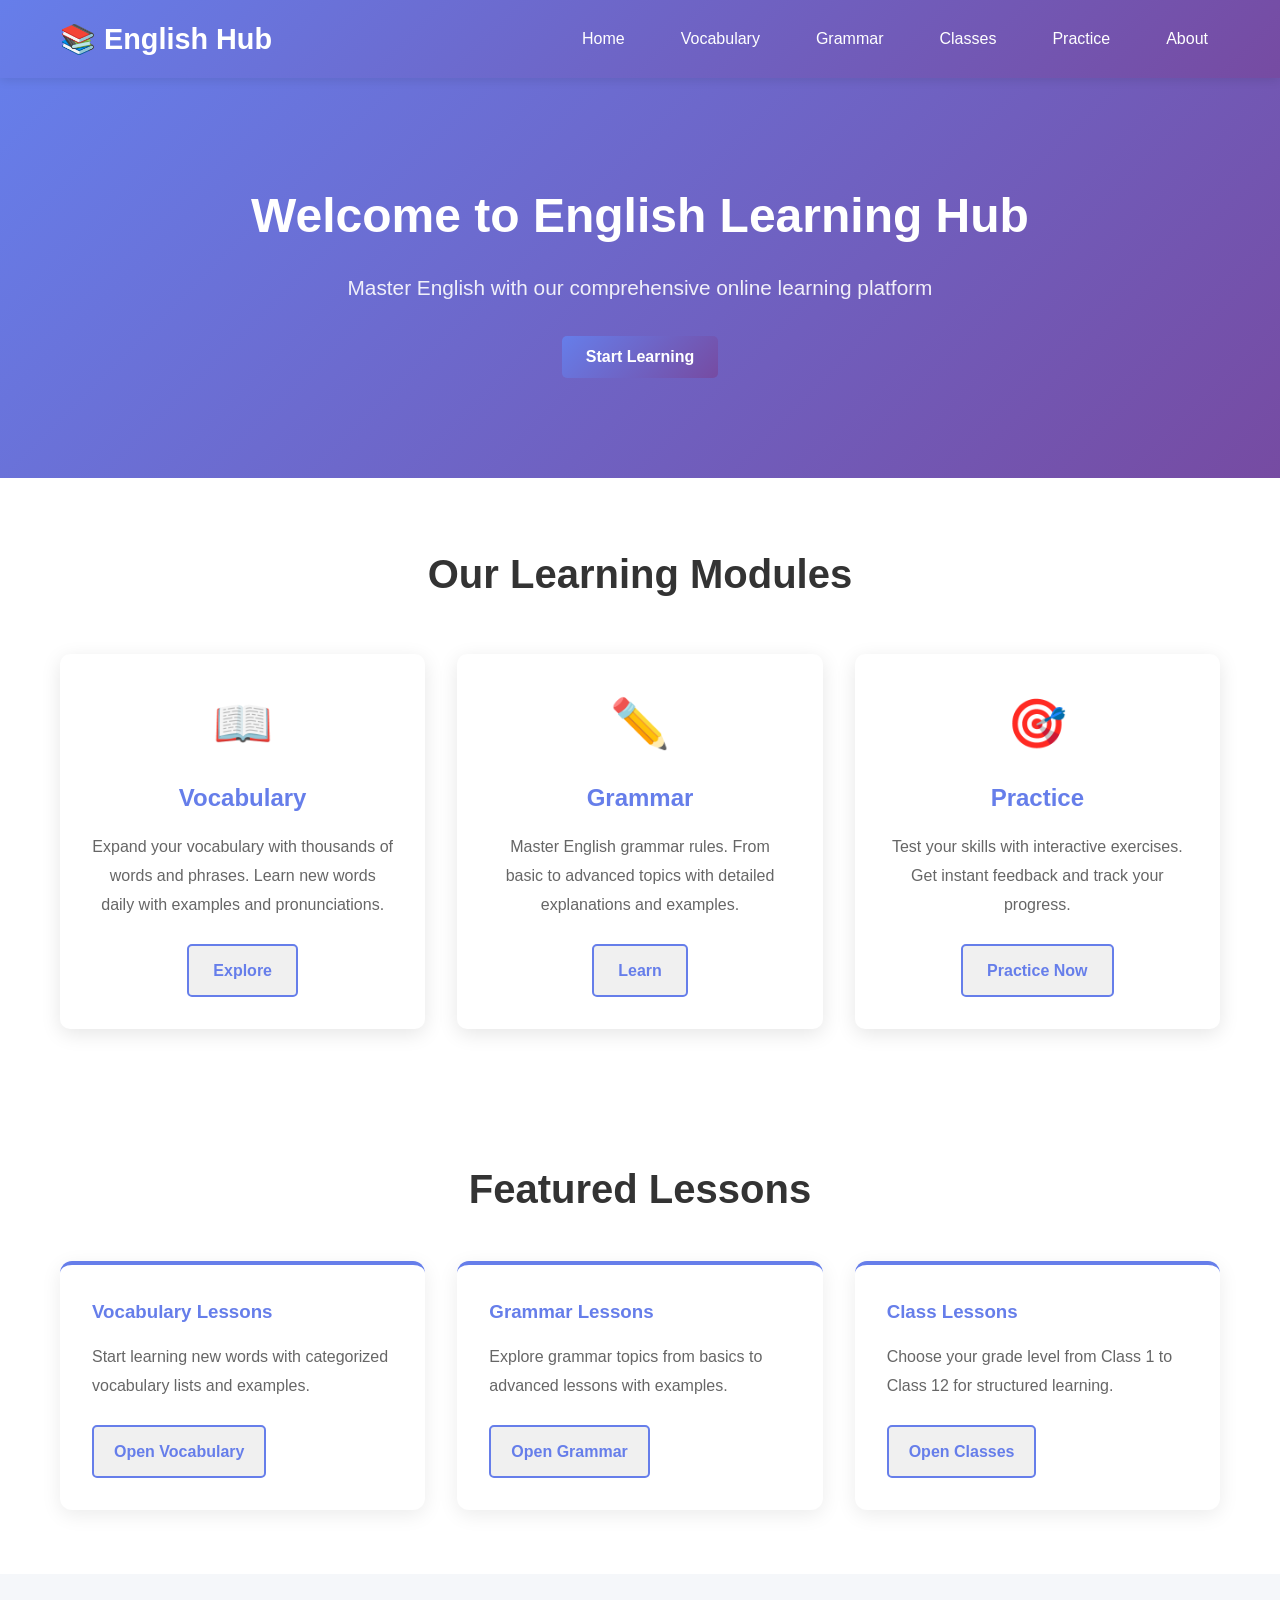
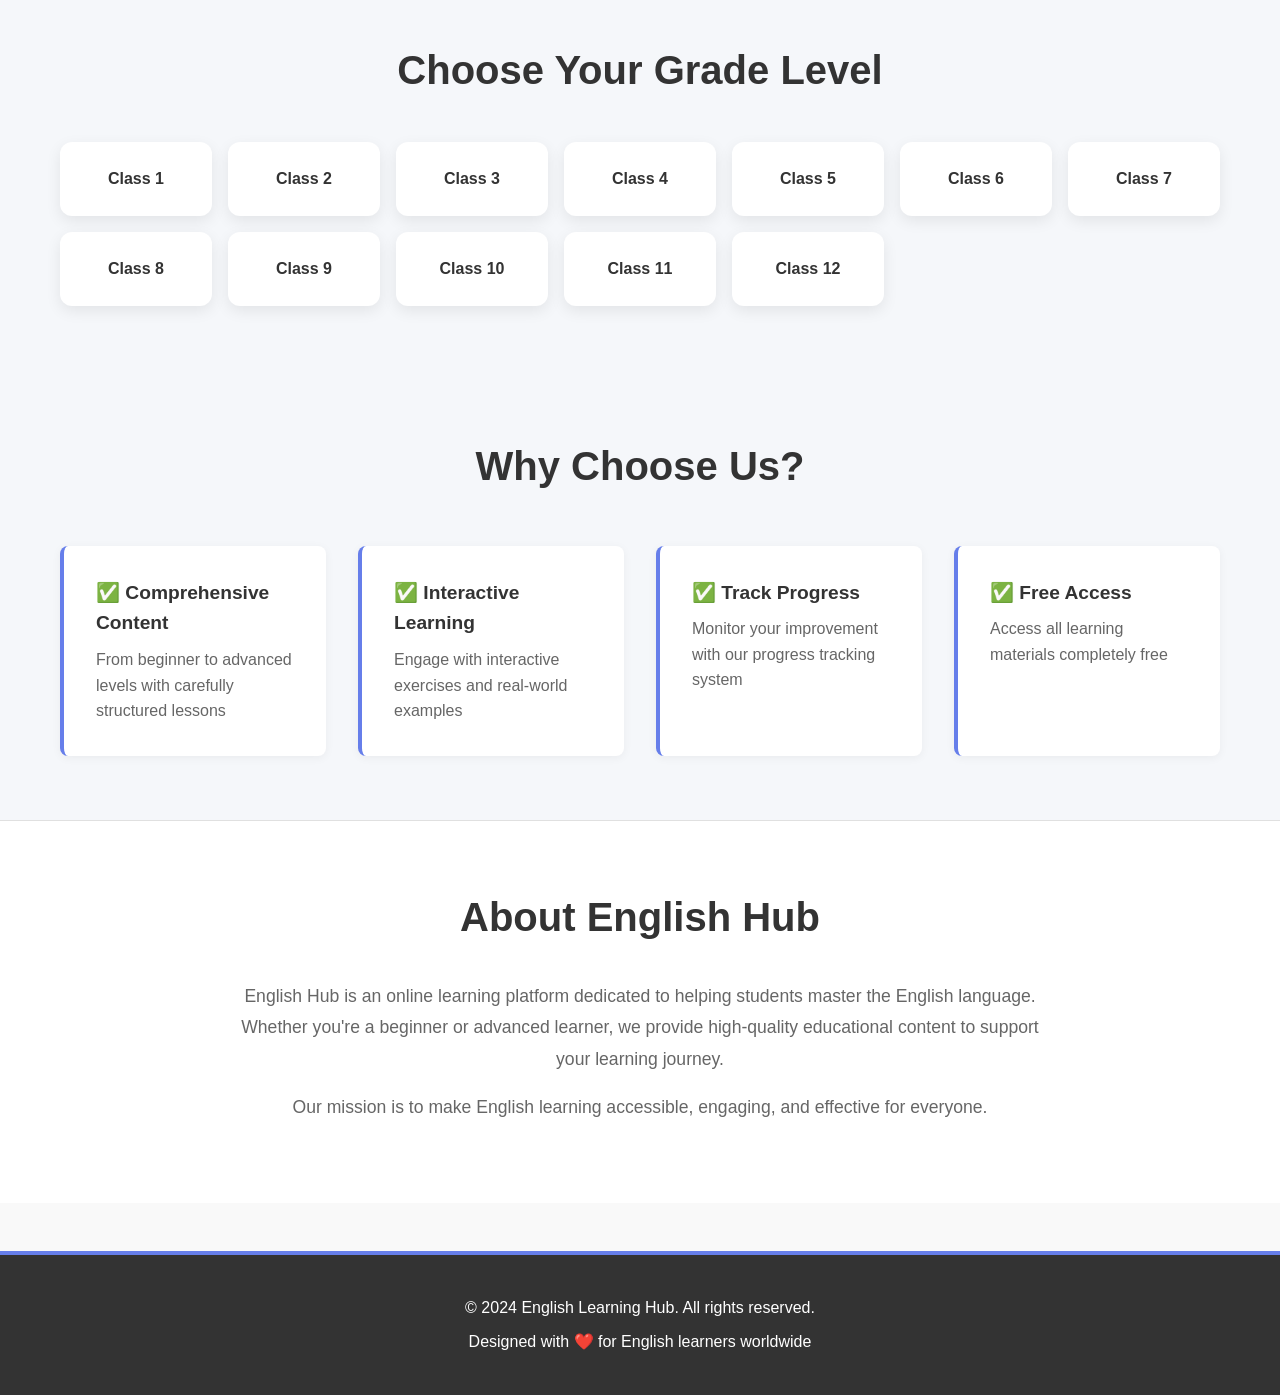
<file: index.html>
<!DOCTYPE html>
<html lang="en">
<head>
    <meta charset="UTF-8">
    <meta name="viewport" content="width=device-width, initial-scale=1.0">
    <title>English Learning Hub - Learn English Online</title>
    <link rel="stylesheet" href="styles.css">
</head>
<body>
    <!-- Navigation Bar -->
    <nav class="navbar">
        <div class="container">
            <div class="logo">
                <h1>📚 English Hub</h1>
            </div>
            <ul class="nav-links">
                <li><a href="index.html" class="active">Home</a></li>
                <li><a href="vocab.html">Vocabulary</a></li>
                <li><a href="grammar.html">Grammar</a></li>
                <li><a href="classes.html">Classes</a></li>
                <li><a href="practice.html">Practice</a></li>
                <li><a href="#about">About</a></li>
            </ul>
        </div>
    </nav>

    <!-- Hero Section -->
    <section class="hero">
        <div class="hero-content">
            <h2>Welcome to English Learning Hub</h2>
            <p>Master English with our comprehensive online learning platform</p>
            <button class="btn btn-primary">Start Learning</button>
        </div>
    </section>

    <!-- Features Section -->
    <section class="features">
        <div class="container">
            <h2>Our Learning Modules</h2>
            <div class="features-grid">
                <div class="feature-card">
                    <div class="feature-icon">📖</div>
                    <h3>Vocabulary</h3>
                    <p>Expand your vocabulary with thousands of words and phrases. Learn new words daily with examples and pronunciations.</p>
                    <a href="vocab.html" class="btn btn-secondary">Explore</a>
                </div>
                <div class="feature-card">
                    <div class="feature-icon">✏️</div>
                    <h3>Grammar</h3>
                    <p>Master English grammar rules. From basic to advanced topics with detailed explanations and examples.</p>
                    <a href="grammar.html" class="btn btn-secondary">Learn</a>
                </div>
                <div class="feature-card">
                    <div class="feature-icon">🎯</div>
                    <h3>Practice</h3>
                    <p>Test your skills with interactive exercises. Get instant feedback and track your progress.</p>
                    <a href="practice.html" class="btn btn-secondary">Practice Now</a>
                </div>
            </div>
        </div>
    </section>

    <!-- Lessons Section -->
    <section class="lessons">
        <div class="container">
            <h2>Featured Lessons</h2>
            <div class="lesson-grid">
                <div class="lesson-card">
                    <h3>Vocabulary Lessons</h3>
                    <p>Start learning new words with categorized vocabulary lists and examples.</p>
                    <a href="vocab.html" class="btn btn-secondary">Open Vocabulary</a>
                </div>
                <div class="lesson-card">
                    <h3>Grammar Lessons</h3>
                    <p>Explore grammar topics from basics to advanced lessons with examples.</p>
                    <a href="grammar.html" class="btn btn-secondary">Open Grammar</a>
                </div>
                <div class="lesson-card">
                    <h3>Class Lessons</h3>
                    <p>Choose your grade level from Class 1 to Class 12 for structured learning.</p>
                    <a href="classes.html" class="btn btn-secondary">Open Classes</a>
                </div>
            </div>
        </div>
    </section>

    <!-- Classes Preview Section -->
    <section class="class-preview">
        <div class="container">
            <h2>Choose Your Grade Level</h2>
            <div class="class-grid">
                <div class="class-card">Class 1</div>
                <div class="class-card">Class 2</div>
                <div class="class-card">Class 3</div>
                <div class="class-card">Class 4</div>
                <div class="class-card">Class 5</div>
                <div class="class-card">Class 6</div>
                <div class="class-card">Class 7</div>
                <div class="class-card">Class 8</div>
                <div class="class-card">Class 9</div>
                <div class="class-card">Class 10</div>
                <div class="class-card">Class 11</div>
                <div class="class-card">Class 12</div>
            </div>
        </div>
    </section>

    <!-- Benefits Section -->
    <section class="benefits">
        <div class="container">
            <h2>Why Choose Us?</h2>
            <div class="benefits-list">
                <div class="benefit-item">
                    <h4>✅ Comprehensive Content</h4>
                    <p>From beginner to advanced levels with carefully structured lessons</p>
                </div>
                <div class="benefit-item">
                    <h4>✅ Interactive Learning</h4>
                    <p>Engage with interactive exercises and real-world examples</p>
                </div>
                <div class="benefit-item">
                    <h4>✅ Track Progress</h4>
                    <p>Monitor your improvement with our progress tracking system</p>
                </div>
                <div class="benefit-item">
                    <h4>✅ Free Access</h4>
                    <p>Access all learning materials completely free</p>
                </div>
            </div>
        </div>
    </section>

    <!-- About Section -->
    <section class="about" id="about">
        <div class="container">
            <h2>About English Hub</h2>
            <p>English Hub is an online learning platform dedicated to helping students master the English language. Whether you're a beginner or advanced learner, we provide high-quality educational content to support your learning journey.</p>
            <p>Our mission is to make English learning accessible, engaging, and effective for everyone.</p>
        </div>
    </section>

    <!-- Footer -->
    <footer class="footer">
        <div class="container">
            <p>&copy; 2024 English Learning Hub. All rights reserved.</p>
            <p>Designed with ❤️ for English learners worldwide</p>
        </div>
    </footer>

    <script src="script.js"></script>
</body>
</html>
</file>
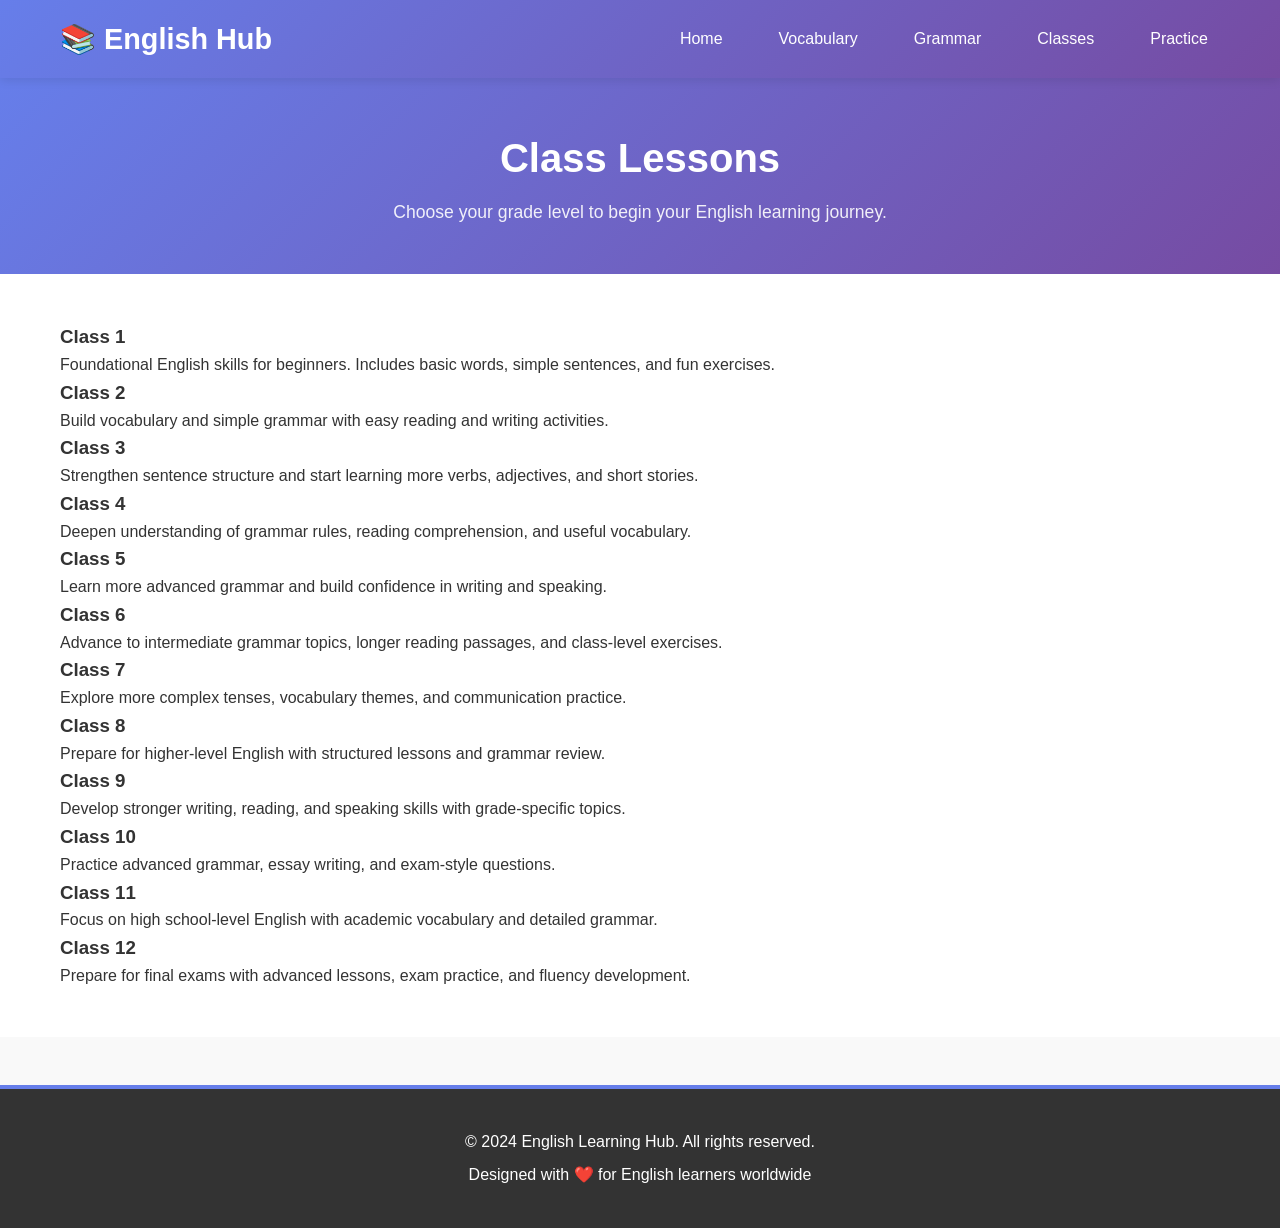
<file: classes.html>
<!DOCTYPE html>
<html lang="en">
<head>
    <meta charset="UTF-8">
    <meta name="viewport" content="width=device-width, initial-scale=1.0">
    <title>Classes - English Learning Hub</title>
    <link rel="stylesheet" href="styles.css">
</head>
<body>
    <nav class="navbar">
        <div class="container">
            <div class="logo">
                <h1>📚 English Hub</h1>
            </div>
            <ul class="nav-links">
                <li><a href="index.html">Home</a></li>
                <li><a href="vocab.html">Vocabulary</a></li>
                <li><a href="grammar.html">Grammar</a></li>
                <li><a href="classes.html" class="active">Classes</a></li>
                <li><a href="practice.html">Practice</a></li>
            </ul>
        </div>
    </nav>

    <section class="page-header">
        <h2>Class Lessons</h2>
        <p>Choose your grade level to begin your English learning journey.</p>
    </section>

    <section class="content">
        <div class="container">
            <div class="class-list">
                <div class="class-card-large">
                    <h3>Class 1</h3>
                    <p>Foundational English skills for beginners. Includes basic words, simple sentences, and fun exercises.</p>
                </div>
                <div class="class-card-large">
                    <h3>Class 2</h3>
                    <p>Build vocabulary and simple grammar with easy reading and writing activities.</p>
                </div>
                <div class="class-card-large">
                    <h3>Class 3</h3>
                    <p>Strengthen sentence structure and start learning more verbs, adjectives, and short stories.</p>
                </div>
                <div class="class-card-large">
                    <h3>Class 4</h3>
                    <p>Deepen understanding of grammar rules, reading comprehension, and useful vocabulary.</p>
                </div>
                <div class="class-card-large">
                    <h3>Class 5</h3>
                    <p>Learn more advanced grammar and build confidence in writing and speaking.</p>
                </div>
                <div class="class-card-large">
                    <h3>Class 6</h3>
                    <p>Advance to intermediate grammar topics, longer reading passages, and class-level exercises.</p>
                </div>
                <div class="class-card-large">
                    <h3>Class 7</h3>
                    <p>Explore more complex tenses, vocabulary themes, and communication practice.</p>
                </div>
                <div class="class-card-large">
                    <h3>Class 8</h3>
                    <p>Prepare for higher-level English with structured lessons and grammar review.</p>
                </div>
                <div class="class-card-large">
                    <h3>Class 9</h3>
                    <p>Develop stronger writing, reading, and speaking skills with grade-specific topics.</p>
                </div>
                <div class="class-card-large">
                    <h3>Class 10</h3>
                    <p>Practice advanced grammar, essay writing, and exam-style questions.</p>
                </div>
                <div class="class-card-large">
                    <h3>Class 11</h3>
                    <p>Focus on high school-level English with academic vocabulary and detailed grammar.</p>
                </div>
                <div class="class-card-large">
                    <h3>Class 12</h3>
                    <p>Prepare for final exams with advanced lessons, exam practice, and fluency development.</p>
                </div>
            </div>
        </div>
    </section>

    <footer class="footer">
        <div class="container">
            <p>&copy; 2024 English Learning Hub. All rights reserved.</p>
            <p>Designed with ❤️ for English learners worldwide</p>
        </div>
    </footer>

    <script src="script.js"></script>
</body>
</html>
</file>
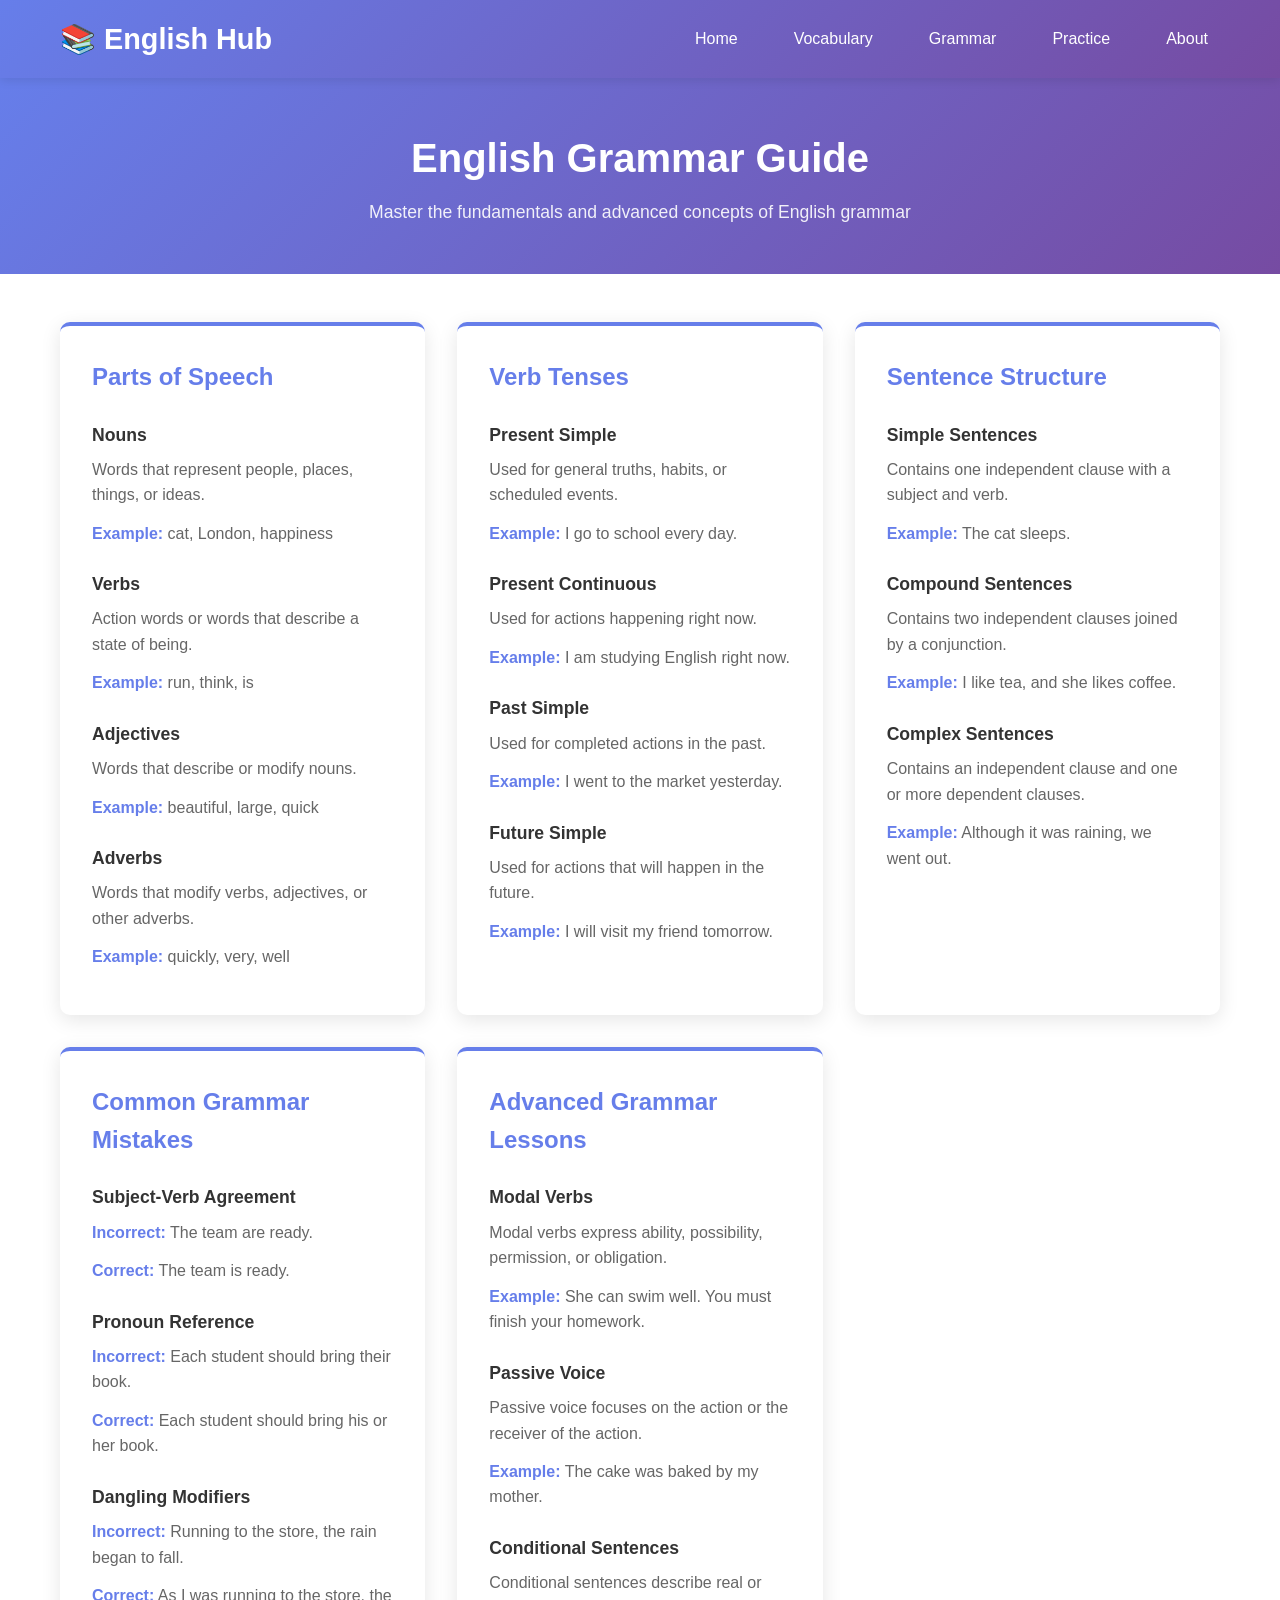
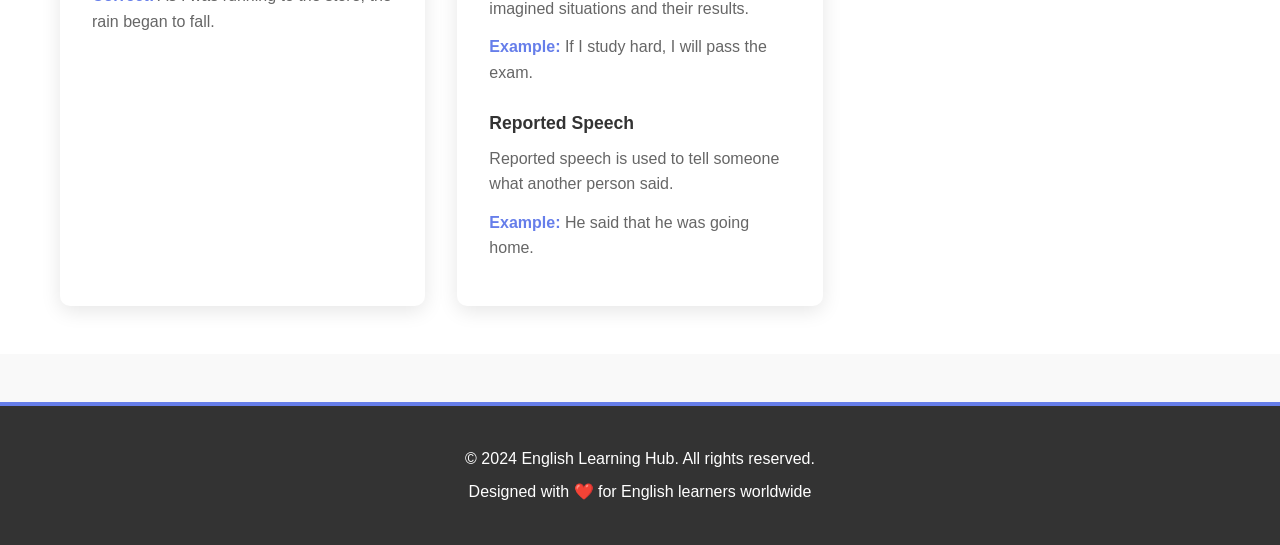
<file: grammar.html>
<!DOCTYPE html>
<html lang="en">
<head>
    <meta charset="UTF-8">
    <meta name="viewport" content="width=device-width, initial-scale=1.0">
    <title>Grammar - English Learning Hub</title>
    <link rel="stylesheet" href="styles.css">
</head>
<body>
    <!-- Navigation Bar -->
    <nav class="navbar">
        <div class="container">
            <div class="logo">
                <h1>📚 English Hub</h1>
            </div>
            <ul class="nav-links">
                <li><a href="index.html">Home</a></li>
                <li><a href="vocab.html">Vocabulary</a></li>
                <li><a href="grammar.html" class="active">Grammar</a></li>
                <li><a href="practice.html">Practice</a></li>
                <li><a href="index.html#about">About</a></li>
            </ul>
        </div>
    </nav>

    <!-- Page Header -->
    <section class="page-header">
        <h2>English Grammar Guide</h2>
        <p>Master the fundamentals and advanced concepts of English grammar</p>
    </section>

    <!-- Grammar Content -->
    <section class="content">
        <div class="container">
            <div class="grammar-topics">
                <div class="topic-card">
                    <h3>Parts of Speech</h3>
                    <div class="topic-content">
                        <h4>Nouns</h4>
                        <p>Words that represent people, places, things, or ideas.</p>
                        <p><strong>Example:</strong> cat, London, happiness</p>

                        <h4>Verbs</h4>
                        <p>Action words or words that describe a state of being.</p>
                        <p><strong>Example:</strong> run, think, is</p>

                        <h4>Adjectives</h4>
                        <p>Words that describe or modify nouns.</p>
                        <p><strong>Example:</strong> beautiful, large, quick</p>

                        <h4>Adverbs</h4>
                        <p>Words that modify verbs, adjectives, or other adverbs.</p>
                        <p><strong>Example:</strong> quickly, very, well</p>
                    </div>
                </div>

                <div class="topic-card">
                    <h3>Verb Tenses</h3>
                    <div class="topic-content">
                        <h4>Present Simple</h4>
                        <p>Used for general truths, habits, or scheduled events.</p>
                        <p><strong>Example:</strong> I go to school every day.</p>

                        <h4>Present Continuous</h4>
                        <p>Used for actions happening right now.</p>
                        <p><strong>Example:</strong> I am studying English right now.</p>

                        <h4>Past Simple</h4>
                        <p>Used for completed actions in the past.</p>
                        <p><strong>Example:</strong> I went to the market yesterday.</p>

                        <h4>Future Simple</h4>
                        <p>Used for actions that will happen in the future.</p>
                        <p><strong>Example:</strong> I will visit my friend tomorrow.</p>
                    </div>
                </div>

                <div class="topic-card">
                    <h3>Sentence Structure</h3>
                    <div class="topic-content">
                        <h4>Simple Sentences</h4>
                        <p>Contains one independent clause with a subject and verb.</p>
                        <p><strong>Example:</strong> The cat sleeps.</p>

                        <h4>Compound Sentences</h4>
                        <p>Contains two independent clauses joined by a conjunction.</p>
                        <p><strong>Example:</strong> I like tea, and she likes coffee.</p>

                        <h4>Complex Sentences</h4>
                        <p>Contains an independent clause and one or more dependent clauses.</p>
                        <p><strong>Example:</strong> Although it was raining, we went out.</p>
                    </div>
                </div>

                <div class="topic-card">
                    <h3>Common Grammar Mistakes</h3>
                    <div class="topic-content">
                        <h4>Subject-Verb Agreement</h4>
                        <p><strong>Incorrect:</strong> The team are ready.</p>
                        <p><strong>Correct:</strong> The team is ready.</p>

                        <h4>Pronoun Reference</h4>
                        <p><strong>Incorrect:</strong> Each student should bring their book.</p>
                        <p><strong>Correct:</strong> Each student should bring his or her book.</p>

                        <h4>Dangling Modifiers</h4>
                        <p><strong>Incorrect:</strong> Running to the store, the rain began to fall.</p>
                        <p><strong>Correct:</strong> As I was running to the store, the rain began to fall.</p>
                    </div>
                </div>

                <div class="topic-card">
                    <h3>Advanced Grammar Lessons</h3>
                    <div class="topic-content">
                        <h4>Modal Verbs</h4>
                        <p>Modal verbs express ability, possibility, permission, or obligation.</p>
                        <p><strong>Example:</strong> She can swim well. You must finish your homework.</p>

                        <h4>Passive Voice</h4>
                        <p>Passive voice focuses on the action or the receiver of the action.</p>
                        <p><strong>Example:</strong> The cake was baked by my mother.</p>

                        <h4>Conditional Sentences</h4>
                        <p>Conditional sentences describe real or imagined situations and their results.</p>
                        <p><strong>Example:</strong> If I study hard, I will pass the exam.</p>

                        <h4>Reported Speech</h4>
                        <p>Reported speech is used to tell someone what another person said.</p>
                        <p><strong>Example:</strong> He said that he was going home.</p>
                    </div>
                </div>
            </div>
        </div>
    </section>

    <!-- Footer -->
    <footer class="footer">
        <div class="container">
            <p>&copy; 2024 English Learning Hub. All rights reserved.</p>
            <p>Designed with ❤️ for English learners worldwide</p>
        </div>
    </footer>

    <script src="script.js"></script>
</body>
</html>
</file>
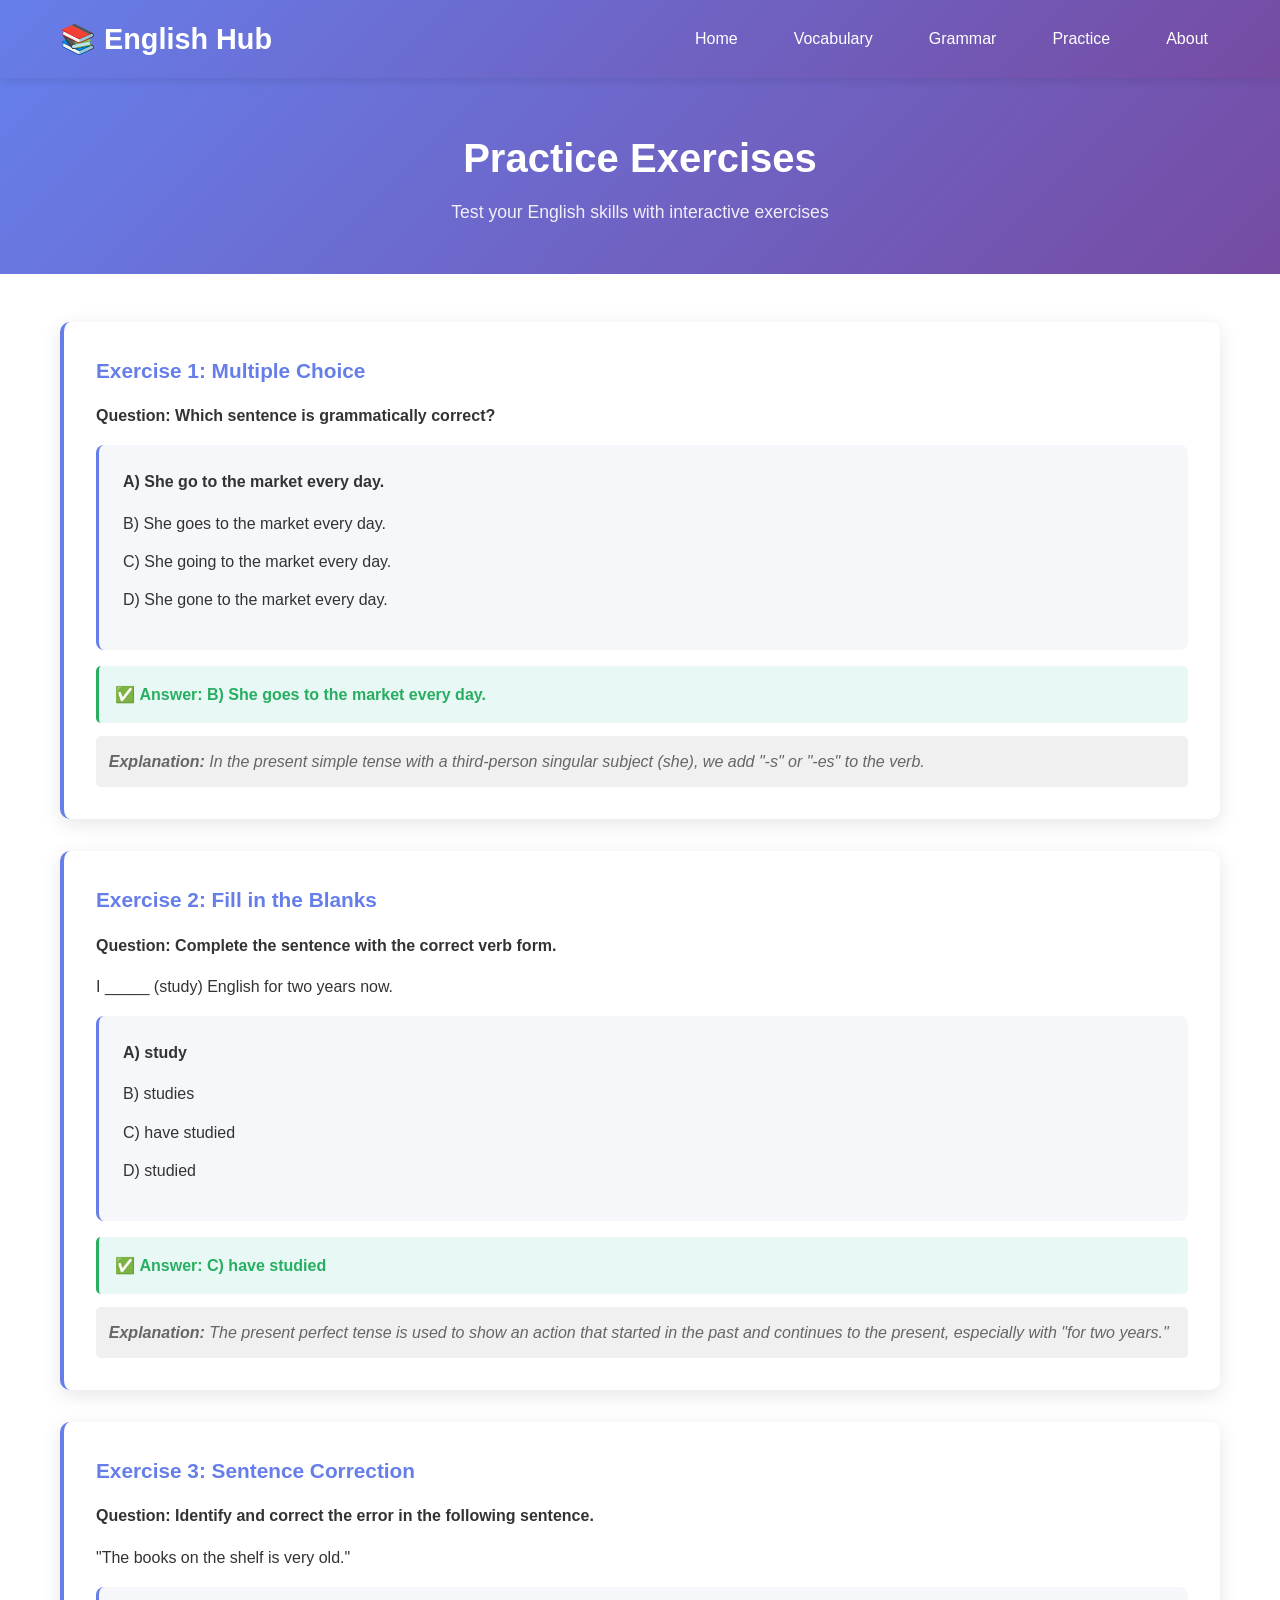
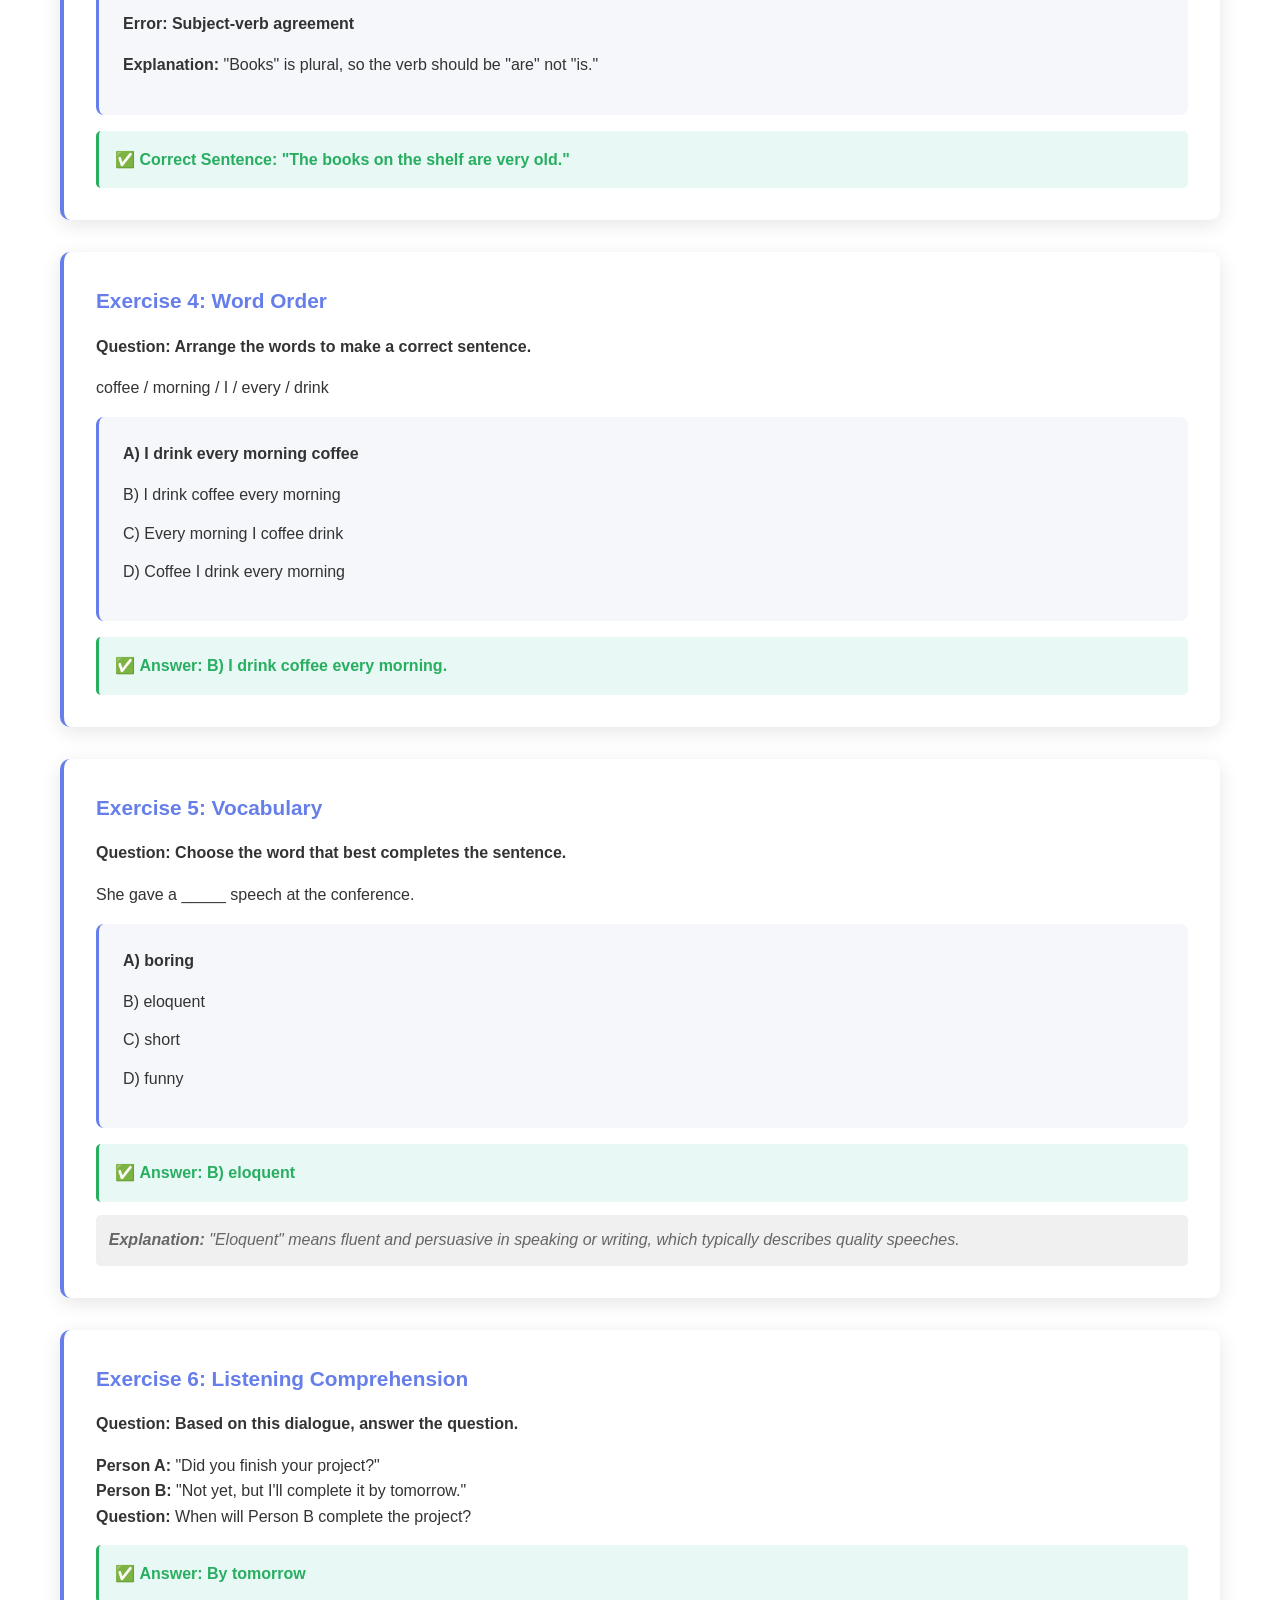
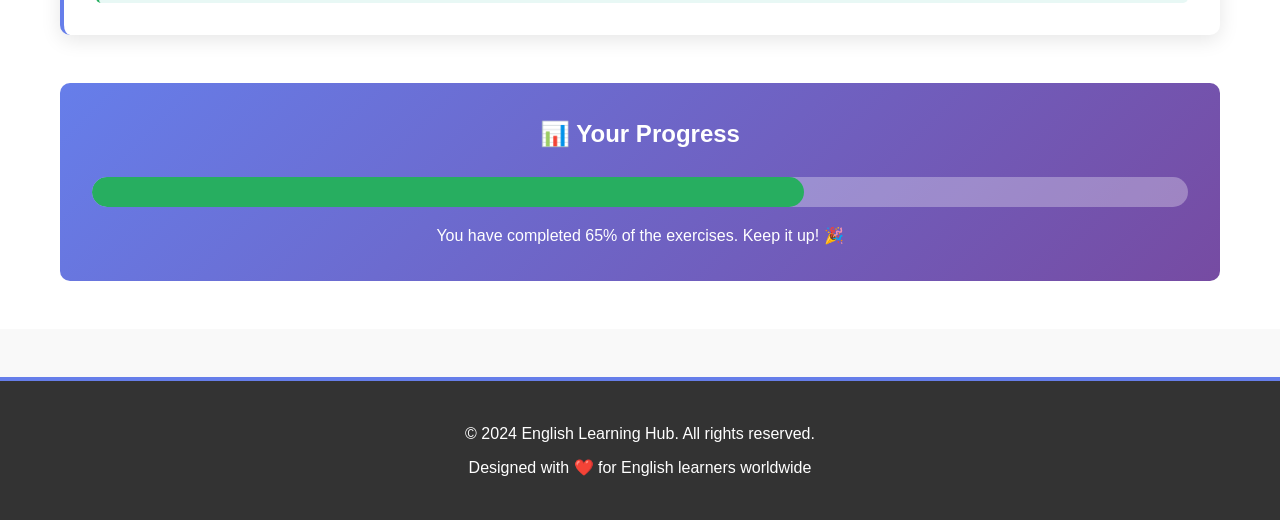
<file: practice.html>
<!DOCTYPE html>
<html lang="en">
<head>
    <meta charset="UTF-8">
    <meta name="viewport" content="width=device-width, initial-scale=1.0">
    <title>Practice - English Learning Hub</title>
    <link rel="stylesheet" href="styles.css">
</head>
<body>
    <!-- Navigation Bar -->
    <nav class="navbar">
        <div class="container">
            <div class="logo">
                <h1>📚 English Hub</h1>
            </div>
            <ul class="nav-links">
                <li><a href="index.html">Home</a></li>
                <li><a href="vocab.html">Vocabulary</a></li>
                <li><a href="grammar.html">Grammar</a></li>
                <li><a href="practice.html" class="active">Practice</a></li>
                <li><a href="index.html#about">About</a></li>
            </ul>
        </div>
    </nav>

    <!-- Page Header -->
    <section class="page-header">
        <h2>Practice Exercises</h2>
        <p>Test your English skills with interactive exercises</p>
    </section>

    <!-- Practice Content -->
    <section class="content">
        <div class="container">
            <div class="exercises">
                <div class="exercise-card">
                    <h3>Exercise 1: Multiple Choice</h3>
                    <div class="exercise-content">
                        <p><strong>Question:</strong> Which sentence is grammatically correct?</p>
                        <div class="question">
                            <p>A) She go to the market every day.</p>
                            <p>B) She goes to the market every day.</p>
                            <p>C) She going to the market every day.</p>
                            <p>D) She gone to the market every day.</p>
                        </div>
                        <p class="answer">✅ <strong>Answer:</strong> B) She goes to the market every day.</p>
                        <p class="explanation"><strong>Explanation:</strong> In the present simple tense with a third-person singular subject (she), we add "-s" or "-es" to the verb.</p>
                    </div>
                </div>

                <div class="exercise-card">
                    <h3>Exercise 2: Fill in the Blanks</h3>
                    <div class="exercise-content">
                        <p><strong>Question:</strong> Complete the sentence with the correct verb form.</p>
                        <p>I _____ (study) English for two years now.</p>
                        <div class="options">
                            <p>A) study</p>
                            <p>B) studies</p>
                            <p>C) have studied</p>
                            <p>D) studied</p>
                        </div>
                        <p class="answer">✅ <strong>Answer:</strong> C) have studied</p>
                        <p class="explanation"><strong>Explanation:</strong> The present perfect tense is used to show an action that started in the past and continues to the present, especially with "for two years."</p>
                    </div>
                </div>

                <div class="exercise-card">
                    <h3>Exercise 3: Sentence Correction</h3>
                    <div class="exercise-content">
                        <p><strong>Question:</strong> Identify and correct the error in the following sentence.</p>
                        <p>"The books on the shelf is very old."</p>
                        <div class="options">
                            <p><strong>Error:</strong> Subject-verb agreement</p>
                            <p><strong>Explanation:</strong> "Books" is plural, so the verb should be "are" not "is."</p>
                        </div>
                        <p class="answer">✅ <strong>Correct Sentence:</strong> "The books on the shelf are very old."</p>
                    </div>
                </div>

                <div class="exercise-card">
                    <h3>Exercise 4: Word Order</h3>
                    <div class="exercise-content">
                        <p><strong>Question:</strong> Arrange the words to make a correct sentence.</p>
                        <p>coffee / morning / I / every / drink</p>
                        <div class="options">
                            <p>A) I drink every morning coffee</p>
                            <p>B) I drink coffee every morning</p>
                            <p>C) Every morning I coffee drink</p>
                            <p>D) Coffee I drink every morning</p>
                        </div>
                        <p class="answer">✅ <strong>Answer:</strong> B) I drink coffee every morning.</p>
                    </div>
                </div>

                <div class="exercise-card">
                    <h3>Exercise 5: Vocabulary</h3>
                    <div class="exercise-content">
                        <p><strong>Question:</strong> Choose the word that best completes the sentence.</p>
                        <p>She gave a _____ speech at the conference.</p>
                        <div class="options">
                            <p>A) boring</p>
                            <p>B) eloquent</p>
                            <p>C) short</p>
                            <p>D) funny</p>
                        </div>
                        <p class="answer">✅ <strong>Answer:</strong> B) eloquent</p>
                        <p class="explanation"><strong>Explanation:</strong> "Eloquent" means fluent and persuasive in speaking or writing, which typically describes quality speeches.</p>
                    </div>
                </div>

                <div class="exercise-card">
                    <h3>Exercise 6: Listening Comprehension</h3>
                    <div class="exercise-content">
                        <p><strong>Question:</strong> Based on this dialogue, answer the question.</p>
                        <p><strong>Person A:</strong> "Did you finish your project?"</p>
                        <p><strong>Person B:</strong> "Not yet, but I'll complete it by tomorrow."</p>
                        <p><strong>Question:</strong> When will Person B complete the project?</p>
                        <p class="answer">✅ <strong>Answer:</strong> By tomorrow</p>
                    </div>
                </div>
            </div>

            <div class="progress-section">
                <h3>📊 Your Progress</h3>
                <div class="progress-bar">
                    <div class="progress-fill" style="width: 65%;"></div>
                </div>
                <p>You have completed 65% of the exercises. Keep it up! 🎉</p>
            </div>
        </div>
    </section>

    <!-- Footer -->
    <footer class="footer">
        <div class="container">
            <p>&copy; 2024 English Learning Hub. All rights reserved.</p>
            <p>Designed with ❤️ for English learners worldwide</p>
        </div>
    </footer>

    <script src="script.js"></script>
</body>
</html>
</file>
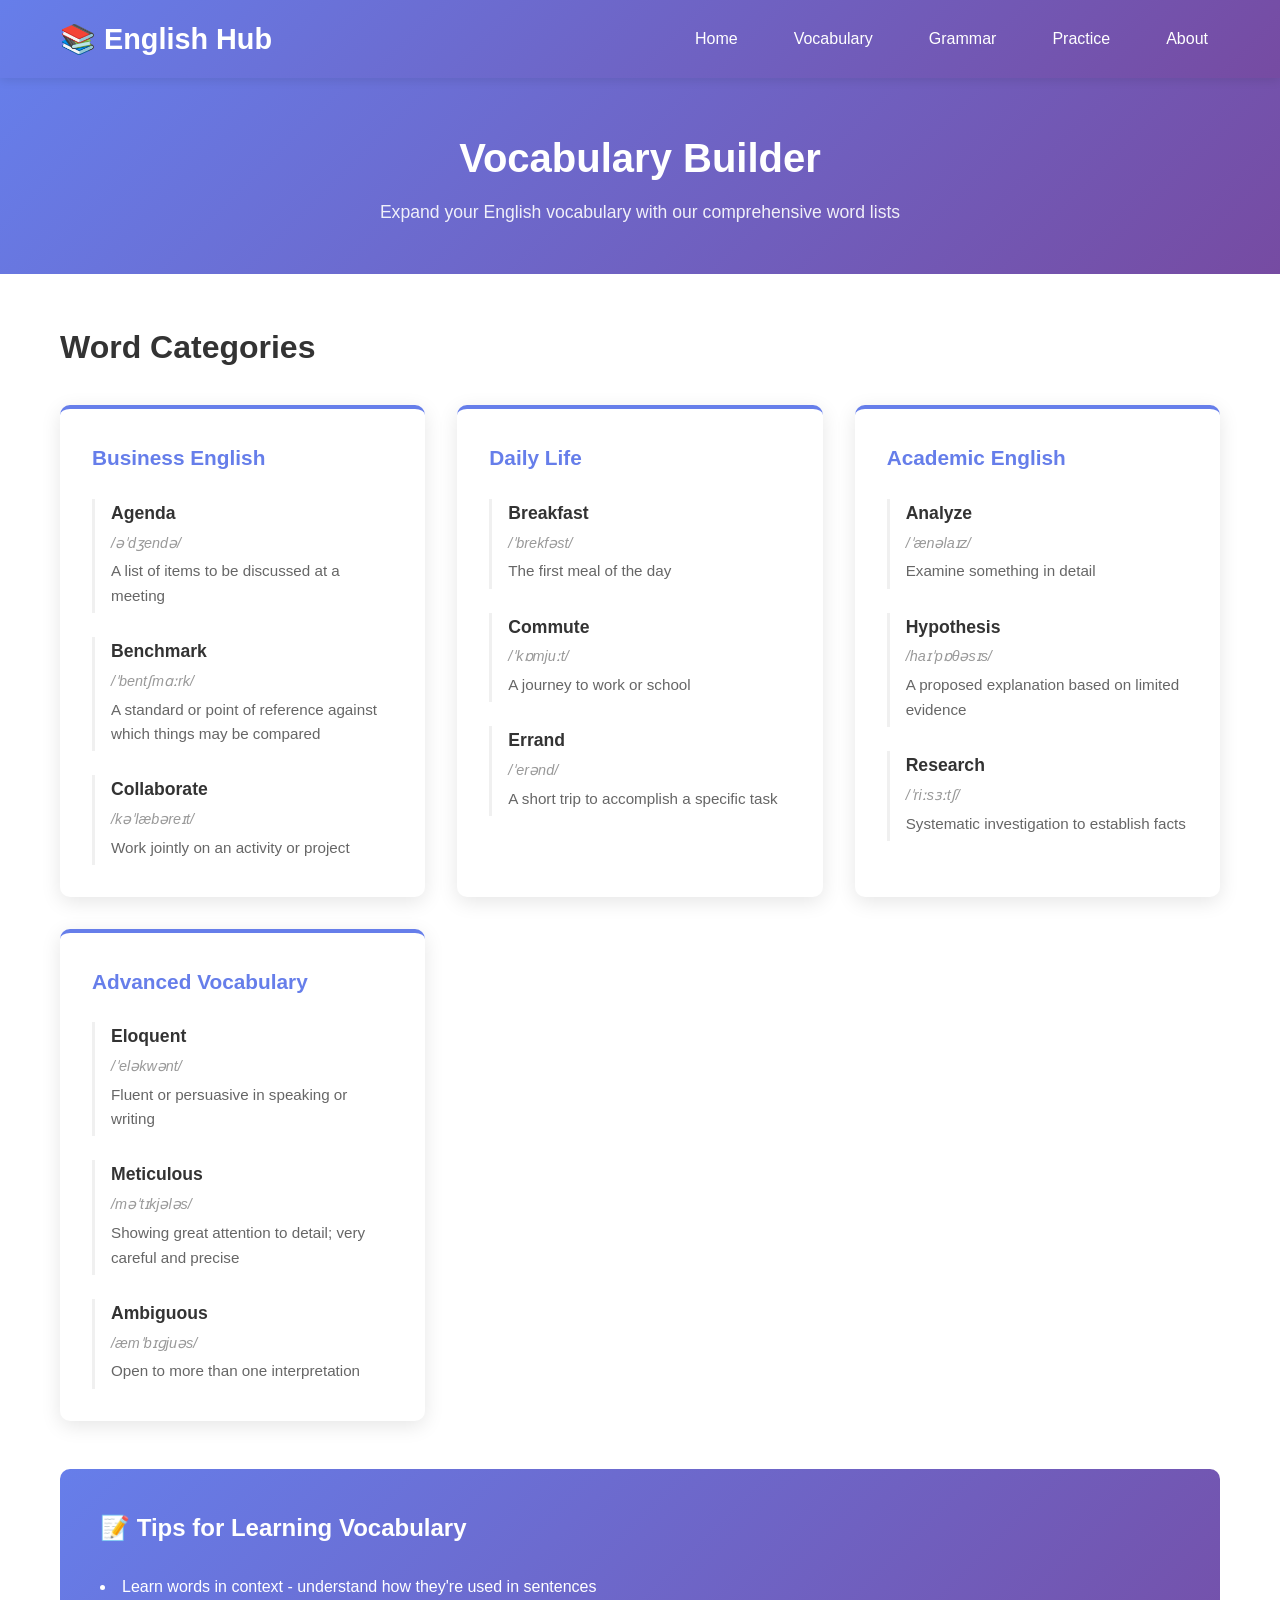
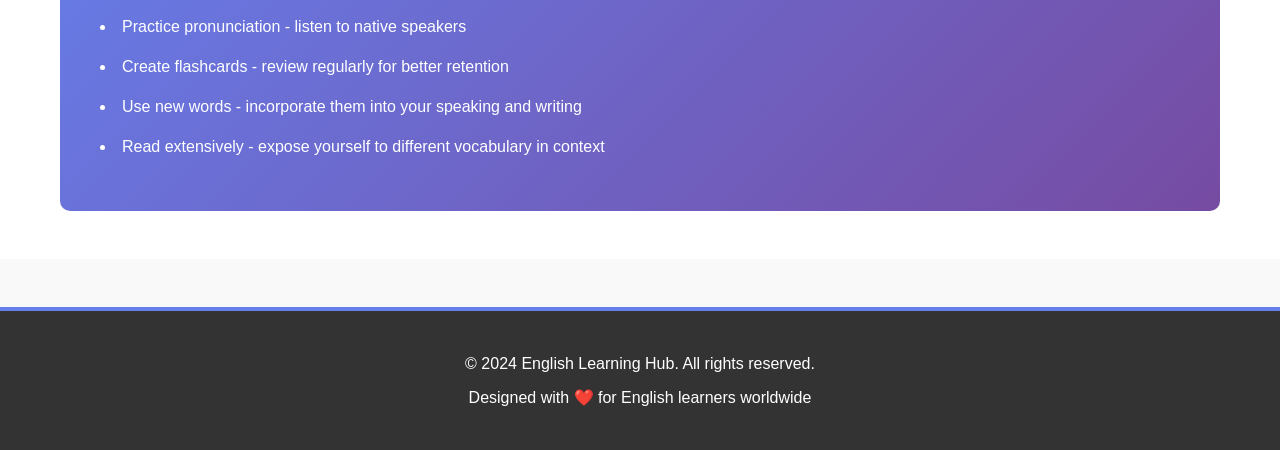
<file: vocab.html>
<!DOCTYPE html>
<html lang="en">
<head>
    <meta charset="UTF-8">
    <meta name="viewport" content="width=device-width, initial-scale=1.0">
    <title>Vocabulary - English Learning Hub</title>
    <link rel="stylesheet" href="styles.css">
</head>
<body>
    <!-- Navigation Bar -->
    <nav class="navbar">
        <div class="container">
            <div class="logo">
                <h1>📚 English Hub</h1>
            </div>
            <ul class="nav-links">
                <li><a href="index.html">Home</a></li>
                <li><a href="vocab.html" class="active">Vocabulary</a></li>
                <li><a href="grammar.html">Grammar</a></li>
                <li><a href="practice.html">Practice</a></li>
                <li><a href="index.html#about">About</a></li>
            </ul>
        </div>
    </nav>

    <!-- Page Header -->
    <section class="page-header">
        <h2>Vocabulary Builder</h2>
        <p>Expand your English vocabulary with our comprehensive word lists</p>
    </section>

    <!-- Vocabulary Content -->
    <section class="content">
        <div class="container">
            <div class="vocab-categories">
                <h3>Word Categories</h3>
                <div class="category-grid">
                    <div class="category-card">
                        <h4>Business English</h4>
                        <div class="word-list">
                            <div class="word-item">
                                <strong>Agenda</strong>
                                <p>/əˈdʒendə/</p>
                                <p>A list of items to be discussed at a meeting</p>
                            </div>
                            <div class="word-item">
                                <strong>Benchmark</strong>
                                <p>/ˈbentʃmɑːrk/</p>
                                <p>A standard or point of reference against which things may be compared</p>
                            </div>
                            <div class="word-item">
                                <strong>Collaborate</strong>
                                <p>/kəˈlæbəreɪt/</p>
                                <p>Work jointly on an activity or project</p>
                            </div>
                        </div>
                    </div>

                    <div class="category-card">
                        <h4>Daily Life</h4>
                        <div class="word-list">
                            <div class="word-item">
                                <strong>Breakfast</strong>
                                <p>/ˈbrekfəst/</p>
                                <p>The first meal of the day</p>
                            </div>
                            <div class="word-item">
                                <strong>Commute</strong>
                                <p>/ˈkɒmjuːt/</p>
                                <p>A journey to work or school</p>
                            </div>
                            <div class="word-item">
                                <strong>Errand</strong>
                                <p>/ˈerənd/</p>
                                <p>A short trip to accomplish a specific task</p>
                            </div>
                        </div>
                    </div>

                    <div class="category-card">
                        <h4>Academic English</h4>
                        <div class="word-list">
                            <div class="word-item">
                                <strong>Analyze</strong>
                                <p>/ˈænəlaɪz/</p>
                                <p>Examine something in detail</p>
                            </div>
                            <div class="word-item">
                                <strong>Hypothesis</strong>
                                <p>/haɪˈpɒθəsɪs/</p>
                                <p>A proposed explanation based on limited evidence</p>
                            </div>
                            <div class="word-item">
                                <strong>Research</strong>
                                <p>/ˈriːsɜːtʃ/</p>
                                <p>Systematic investigation to establish facts</p>
                            </div>
                        </div>
                    </div>

                    <div class="category-card">
                        <h4>Advanced Vocabulary</h4>
                        <div class="word-list">
                            <div class="word-item">
                                <strong>Eloquent</strong>
                                <p>/ˈeləkwənt/</p>
                                <p>Fluent or persuasive in speaking or writing</p>
                            </div>
                            <div class="word-item">
                                <strong>Meticulous</strong>
                                <p>/məˈtɪkjələs/</p>
                                <p>Showing great attention to detail; very careful and precise</p>
                            </div>
                            <div class="word-item">
                                <strong>Ambiguous</strong>
                                <p>/æmˈbɪɡjuəs/</p>
                                <p>Open to more than one interpretation</p>
                            </div>
                        </div>
                    </div>
                </div>
            </div>

            <div class="learning-tips">
                <h3>📝 Tips for Learning Vocabulary</h3>
                <ul>
                    <li>Learn words in context - understand how they're used in sentences</li>
                    <li>Practice pronunciation - listen to native speakers</li>
                    <li>Create flashcards - review regularly for better retention</li>
                    <li>Use new words - incorporate them into your speaking and writing</li>
                    <li>Read extensively - expose yourself to different vocabulary in context</li>
                </ul>
            </div>
        </div>
    </section>

    <!-- Footer -->
    <footer class="footer">
        <div class="container">
            <p>&copy; 2024 English Learning Hub. All rights reserved.</p>
            <p>Designed with ❤️ for English learners worldwide</p>
        </div>
    </footer>

    <script src="script.js"></script>
</body>
</html>
</file>
<file: styles.css>
/* General Styles */
* {
    margin: 0;
    padding: 0;
    box-sizing: border-box;
}

body {
    font-family: 'Segoe UI', Tahoma, Geneva, Verdana, sans-serif;
    line-height: 1.6;
    color: #333;
    background-color: #f9f9f9;
}

.container {
    max-width: 1200px;
    margin: 0 auto;
    padding: 0 20px;
}

/* Lessons Section */
.lessons {
    padding: 4rem 0;
    background-color: #fff;
}

.lessons h2 {
    text-align: center;
    font-size: 2.5rem;
    margin-bottom: 2.5rem;
    color: #333;
}

.lesson-grid {
    display: grid;
    grid-template-columns: repeat(auto-fit, minmax(280px, 1fr));
    gap: 2rem;
}

.lesson-card {
    background: white;
    border-radius: 12px;
    padding: 2rem;
    box-shadow: 0 5px 20px rgba(0, 0, 0, 0.08);
    border-top: 4px solid #667eea;
    transition: transform 0.3s ease, box-shadow 0.3s ease;
}

.lesson-card:hover {
    transform: translateY(-8px);
    box-shadow: 0 12px 30px rgba(0, 0, 0, 0.12);
}

.lesson-card h3 {
    color: #667eea;
    margin-bottom: 1rem;
}

.lesson-card p {
    color: #666;
    line-height: 1.8;
    margin-bottom: 1.5rem;
}

.lesson-card .btn-secondary {
    padding: 0.75rem 1.25rem;
}

/* Navigation Bar */
.navbar {
    background: linear-gradient(135deg, #667eea 0%, #764ba2 100%);
    padding: 1rem 0;
    position: sticky;
    top: 0;
    z-index: 100;
    box-shadow: 0 2px 10px rgba(0, 0, 0, 0.1);
}

.navbar .container {
    display: flex;
    justify-content: space-between;
    align-items: center;
}

.logo h1 {
    color: white;
    font-size: 1.8rem;
    font-weight: 700;
}

.nav-links {
    display: flex;
    list-style: none;
    gap: 2rem;
}

.nav-links a {
    color: white;
    text-decoration: none;
    font-weight: 500;
    transition: all 0.3s ease;
    padding: 0.5rem 0.75rem;
    border-radius: 4px;
}

.nav-links a:hover,
.nav-links a.active {
    background-color: rgba(255, 255, 255, 0.2);
    transform: translateY(-2px);
}

/* Buttons */
.btn {
    padding: 0.75rem 1.5rem;
    border: none;
    border-radius: 5px;
    cursor: pointer;
    font-size: 1rem;
    font-weight: 600;
    transition: all 0.3s ease;
    display: inline-block;
    text-decoration: none;
    text-align: center;
}

.btn-primary {
    background: linear-gradient(135deg, #667eea 0%, #764ba2 100%);
    color: white;
}

.btn-primary:hover {
    transform: translateY(-3px);
    box-shadow: 0 5px 15px rgba(102, 126, 234, 0.4);
}

.btn-secondary {
    background-color: #f0f0f0;
    color: #667eea;
    border: 2px solid #667eea;
}

.btn-secondary:hover {
    background-color: #667eea;
    color: white;
    transform: translateY(-2px);
}

/* Hero Section */
.hero {
    background: linear-gradient(135deg, #667eea 0%, #764ba2 100%);
    color: white;
    padding: 6rem 2rem;
    text-align: center;
    min-height: 400px;
    display: flex;
    align-items: center;
    justify-content: center;
}

.hero-content h2 {
    font-size: 3rem;
    margin-bottom: 1rem;
    animation: fadeInDown 0.8s ease;
}

.hero-content p {
    font-size: 1.3rem;
    margin-bottom: 2rem;
    opacity: 0.9;
    animation: fadeInUp 0.8s ease;
}

@keyframes fadeInDown {
    from {
        opacity: 0;
        transform: translateY(-20px);
    }
    to {
        opacity: 1;
        transform: translateY(0);
    }
}

@keyframes fadeInUp {
    from {
        opacity: 0;
        transform: translateY(20px);
    }
    to {
        opacity: 1;
        transform: translateY(0);
    }
}

/* Lessons Section */
.lessons {
    padding: 4rem 0;
    background-color: #fff;
}

.lessons h2 {
    text-align: center;
    font-size: 2.5rem;
    margin-bottom: 2.5rem;
    color: #333;
}

.lesson-grid {
    display: grid;
    grid-template-columns: repeat(auto-fit, minmax(280px, 1fr));
    gap: 2rem;
}

.lesson-card {
    background: white;
    border-radius: 12px;
    padding: 2rem;
    box-shadow: 0 5px 20px rgba(0, 0, 0, 0.08);
    border-top: 4px solid #667eea;
    transition: transform 0.3s ease, box-shadow 0.3s ease;
}

.lesson-card:hover {
    transform: translateY(-8px);
    box-shadow: 0 12px 30px rgba(0, 0, 0, 0.12);
}

.lesson-card h3 {
    color: #667eea;
    margin-bottom: 1rem;
}

.lesson-card p {
    color: #666;
    line-height: 1.8;
    margin-bottom: 1.5rem;
}

.lesson-card .btn-secondary {
    padding: 0.75rem 1.25rem;
}

/* Class Preview Section */
.class-preview {
    padding: 4rem 0;
    background: #f5f7fa;
}

.class-preview h2 {
    text-align: center;
    font-size: 2.5rem;
    margin-bottom: 2.5rem;
    color: #333;
}

.class-grid {
    display: grid;
    grid-template-columns: repeat(auto-fit, minmax(150px, 1fr));
    gap: 1rem;
}

.class-card {
    padding: 1.5rem;
    background: white;
    border-radius: 12px;
    text-align: center;
    box-shadow: 0 5px 15px rgba(0, 0, 0, 0.08);
    font-weight: 700;
    color: #333;
    transition: transform 0.3s ease, box-shadow 0.3s ease;
}

.class-card:hover {
    transform: translateY(-5px);
    box-shadow: 0 12px 25px rgba(0, 0, 0, 0.12);
}

/* Features Section */
.features {
    padding: 4rem 0;
    background-color: #fff;
}

.features h2 {
    text-align: center;
    font-size: 2.5rem;
    margin-bottom: 3rem;
    color: #333;
}

.features-grid {
    display: grid;
    grid-template-columns: repeat(auto-fit, minmax(300px, 1fr));
    gap: 2rem;
}

.feature-card {
    background: white;
    border-radius: 10px;
    padding: 2rem;
    text-align: center;
    box-shadow: 0 5px 20px rgba(0, 0, 0, 0.1);
    transition: all 0.3s ease;
}

.feature-card:hover {
    transform: translateY(-10px);
    box-shadow: 0 10px 30px rgba(0, 0, 0, 0.15);
}

.feature-icon {
    font-size: 3rem;
    margin-bottom: 1rem;
}

.feature-card h3 {
    font-size: 1.5rem;
    margin-bottom: 1rem;
    color: #667eea;
}

.feature-card p {
    color: #666;
    margin-bottom: 1.5rem;
    line-height: 1.8;
}

/* Benefits Section */
.benefits {
    background-color: #f5f7fa;
    padding: 4rem 0;
}

.benefits h2 {
    text-align: center;
    font-size: 2.5rem;
    margin-bottom: 3rem;
    color: #333;
}

.benefits-list {
    display: grid;
    grid-template-columns: repeat(auto-fit, minmax(250px, 1fr));
    gap: 2rem;
}

.benefit-item {
    background: white;
    padding: 2rem;
    border-radius: 8px;
    border-left: 4px solid #667eea;
    box-shadow: 0 2px 10px rgba(0, 0, 0, 0.05);
}

.benefit-item h4 {
    font-size: 1.2rem;
    color: #333;
    margin-bottom: 0.5rem;
}

.benefit-item p {
    color: #666;
}

/* About Section */
.about {
    background: white;
    padding: 4rem 0;
    text-align: center;
    border-top: 1px solid #e0e0e0;
}

.about h2 {
    font-size: 2.5rem;
    margin-bottom: 2rem;
    color: #333;
}

.about p {
    font-size: 1.1rem;
    color: #666;
    margin-bottom: 1rem;
    line-height: 1.8;
    max-width: 800px;
    margin-left: auto;
    margin-right: auto;
}

/* Page Header */
.page-header {
    background: linear-gradient(135deg, #667eea 0%, #764ba2 100%);
    color: white;
    padding: 3rem 0;
    text-align: center;
}

.page-header h2 {
    font-size: 2.5rem;
    margin-bottom: 0.5rem;
}

.page-header p {
    font-size: 1.1rem;
    opacity: 0.9;
}

/* Content Section */
.content {
    padding: 3rem 0;
    background-color: #fff;
}

/* Vocabulary Categories */
.vocab-categories h3 {
    font-size: 2rem;
    margin-bottom: 2rem;
    color: #333;
}

.category-grid {
    display: grid;
    grid-template-columns: repeat(auto-fit, minmax(300px, 1fr));
    gap: 2rem;
    margin-bottom: 3rem;
}

.category-card {
    background: white;
    border-radius: 10px;
    padding: 2rem;
    box-shadow: 0 5px 20px rgba(0, 0, 0, 0.1);
    border-top: 4px solid #667eea;
}

.category-card h4 {
    font-size: 1.3rem;
    color: #667eea;
    margin-bottom: 1.5rem;
    font-weight: 700;
}

.word-list {
    display: flex;
    flex-direction: column;
    gap: 1.5rem;
}

.word-item {
    border-left: 3px solid #f0f0f0;
    padding-left: 1rem;
}

.word-item strong {
    color: #333;
    font-size: 1.1rem;
    display: block;
    margin-bottom: 0.3rem;
}

.word-item p {
    color: #666;
    font-size: 0.95rem;
    margin-bottom: 0.3rem;
}

.word-item p:first-of-type {
    color: #999;
    font-style: italic;
    font-size: 0.9rem;
}

/* Learning Tips */
.learning-tips {
    background: linear-gradient(135deg, #667eea 0%, #764ba2 100%);
    color: white;
    padding: 2.5rem;
    border-radius: 10px;
    margin-top: 3rem;
}

.learning-tips h3 {
    font-size: 1.5rem;
    margin-bottom: 1.5rem;
}

.learning-tips ul {
    list-style-position: inside;
    line-height: 2;
}

.learning-tips li {
    margin-bottom: 0.5rem;
}

/* Grammar Topics */
.grammar-topics {
    display: grid;
    grid-template-columns: repeat(auto-fit, minmax(350px, 1fr));
    gap: 2rem;
}

.topic-card {
    background: white;
    border-radius: 10px;
    padding: 2rem;
    box-shadow: 0 5px 20px rgba(0, 0, 0, 0.1);
    border-top: 4px solid #667eea;
}

.topic-card h3 {
    font-size: 1.5rem;
    color: #667eea;
    margin-bottom: 1.5rem;
    font-weight: 700;
}

.topic-content h4 {
    font-size: 1.1rem;
    color: #333;
    margin-top: 1.5rem;
    margin-bottom: 0.5rem;
    font-weight: 600;
}

.topic-content p {
    color: #666;
    margin-bottom: 0.8rem;
    line-height: 1.6;
}

.topic-content strong {
    color: #667eea;
}

/* Exercises */
.exercises {
    display: grid;
    grid-template-columns: 1fr;
    gap: 2rem;
    margin-bottom: 3rem;
}

.exercise-card {
    background: white;
    border-radius: 10px;
    padding: 2rem;
    box-shadow: 0 5px 20px rgba(0, 0, 0, 0.1);
    border-left: 4px solid #667eea;
}

.exercise-card h3 {
    font-size: 1.3rem;
    color: #667eea;
    margin-bottom: 1rem;
    font-weight: 700;
}

.exercise-content p:first-child {
    font-weight: 600;
    color: #333;
    margin-bottom: 1rem;
}

.question,
.options {
    background: #f5f7fa;
    padding: 1.5rem;
    border-radius: 8px;
    margin: 1rem 0;
    border-left: 3px solid #667eea;
}

.question p,
.options p {
    margin-bottom: 0.8rem;
    color: #333;
}

.answer {
    color: #27ae60;
    font-weight: 600;
    margin-top: 1rem;
    padding: 1rem;
    background: #e8f8f5;
    border-radius: 5px;
    border-left: 3px solid #27ae60;
}

.explanation {
    color: #666;
    font-style: italic;
    margin-top: 0.8rem;
    padding: 0.8rem;
    background: #f0f0f0;
    border-radius: 5px;
}

/* Progress Section */
.progress-section {
    background: linear-gradient(135deg, #667eea 0%, #764ba2 100%);
    color: white;
    padding: 2rem;
    border-radius: 10px;
    text-align: center;
}

.progress-section h3 {
    font-size: 1.5rem;
    margin-bottom: 1.5rem;
}

.progress-bar {
    background: rgba(255, 255, 255, 0.3);
    height: 30px;
    border-radius: 15px;
    overflow: hidden;
    margin-bottom: 1rem;
}

.progress-fill {
    background: #27ae60;
    height: 100%;
    border-radius: 15px;
    transition: width 0.5s ease;
    display: flex;
    align-items: center;
    justify-content: center;
    color: white;
    font-weight: bold;
}

.progress-section p {
    font-size: 1rem;
    margin-top: 1rem;
}

/* Footer */
.footer {
    background: #333;
    color: white;
    text-align: center;
    padding: 2rem 0;
    margin-top: 3rem;
    border-top: 4px solid #667eea;
}

.footer p {
    margin: 0.5rem 0;
}

/* Responsive Design */
@media (max-width: 768px) {
    .nav-links {
        gap: 1rem;
        font-size: 0.9rem;
    }

    .hero-content h2 {
        font-size: 2rem;
    }

    .hero-content p {
        font-size: 1rem;
    }

    .features h2,
    .benefits h2,
    .about h2,
    .page-header h2 {
        font-size: 2rem;
    }

    .features-grid,
    .benefits-list,
    .category-grid,
    .grammar-topics {
        grid-template-columns: 1fr;
    }

    .hero {
        padding: 3rem 1rem;
        min-height: 300px;
    }

    .features,
    .benefits,
    .about,
    .content {
        padding: 2rem 0;
    }
}

@media (max-width: 480px) {
    .nav-links {
        flex-direction: column;
        gap: 0.5rem;
    }

    .logo h1 {
        font-size: 1.3rem;
    }

    .navbar .container {
        flex-direction: column;
        gap: 1rem;
    }

    .hero-content h2 {
        font-size: 1.5rem;
    }

    .hero-content p {
        font-size: 0.95rem;
    }

    .features h2,
    .benefits h2,
    .about h2 {
        font-size: 1.5rem;
    }

    .feature-card h3,
    .topic-card h3,
    .exercise-card h3 {
        font-size: 1.1rem;
    }

    .feature-icon {
        font-size: 2rem;
    }

    .learning-tips {
        padding: 1.5rem;
    }

    .learning-tips h3 {
        font-size: 1.2rem;
    }

    .learning-tips ul {
        line-height: 1.8;
    }
}
</file>
